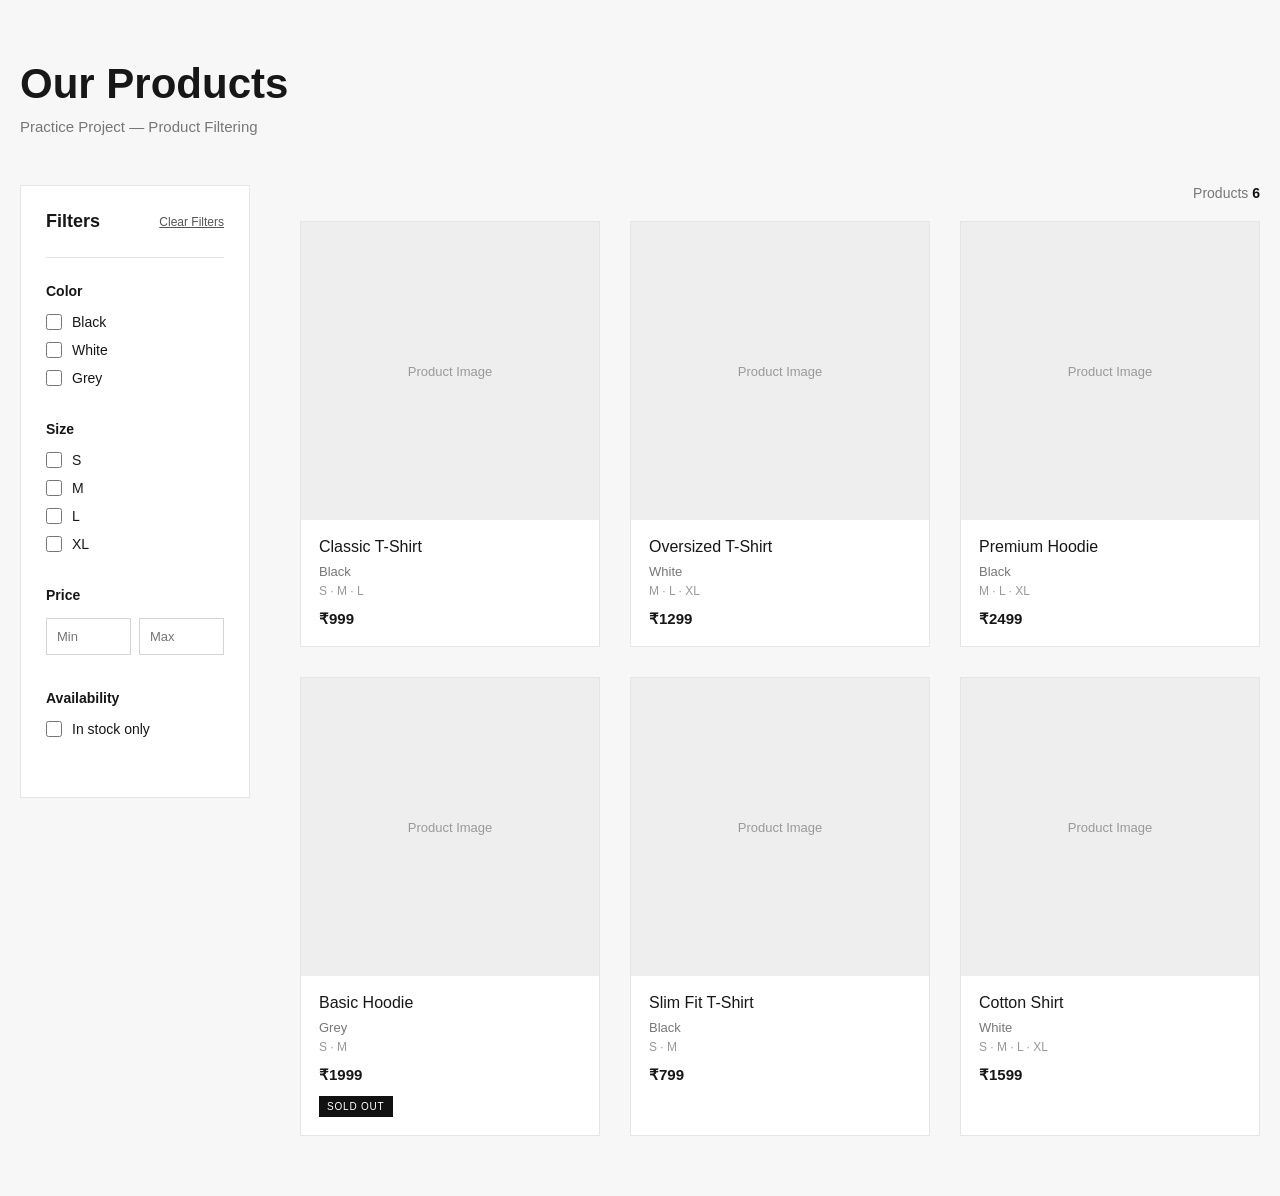
<file: filter-products/index.html>
<!doctype html>
<html lang="en">
  <head>
    <meta charset="UTF-8" />
    <meta name="viewport" content="width=device-width, initial-scale=1.0" />
    <title>Product Filter Practice</title>

    <link rel="stylesheet" href="./style.css" />
  </head>

  <body>
    <main class="collection">
      <!-- =========================
         PAGE HEADER
    ========================== -->

      <header class="collection__header">
        <h1>Our Products</h1>
        <p>Practice Project — Product Filtering</p>
      </header>

      <div class="collection__layout">
        <!-- =========================
           FILTER SIDEBAR
      ========================== -->

        <aside class="filters">
          <div class="filters__header">
            <h2>Filters</h2>

            <button type="button" id="clear-filters">Clear Filters</button>
          </div>

          <!-- COLOR FILTER -->

          <div class="filter-group">
            <h3>Color</h3>

            <label class="filter-option">
              <input type="checkbox" name="color" value="black" />
              <span>Black</span>
            </label>

            <label class="filter-option">
              <input type="checkbox" name="color" value="white" />
              <span>White</span>
            </label>

            <label class="filter-option">
              <input type="checkbox" name="color" value="grey" />
              <span>Grey</span>
            </label>
          </div>

          <!-- SIZE FILTER -->

          <div class="filter-group">
            <h3>Size</h3>

            <label class="filter-option">
              <input type="checkbox" name="size" value="s" />
              <span>S</span>
            </label>

            <label class="filter-option">
              <input type="checkbox" name="size" value="m" />
              <span>M</span>
            </label>

            <label class="filter-option">
              <input type="checkbox" name="size" value="l" />
              <span>L</span>
            </label>

            <label class="filter-option">
              <input type="checkbox" name="size" value="xl" />
              <span>XL</span>
            </label>
          </div>

          <!-- PRICE FILTER -->

          <div class="filter-group">
            <h3>Price</h3>

            <div class="price-inputs">
              <input type="number" id="min-price" placeholder="Min" min="0" />

              <input type="number" id="max-price" placeholder="Max" min="0" />
            </div>
          </div>

          <!-- AVAILABILITY FILTER -->

          <div class="filter-group">
            <h3>Availability</h3>

            <label class="filter-option">
              <input type="checkbox" id="available-only" />
              <span>In stock only</span>
            </label>
          </div>
        </aside>

        <!-- =========================
           PRODUCTS
      ========================== -->

        <section class="products-section">
          <div class="products-header">
            <p>
              Products
              <span id="product-count">6</span>
            </p>
          </div>

          <div class="products-grid" id="products-grid">
            <!-- PRODUCT 1 -->

            <article
              class="product-card"
              data-color="black"
              data-sizes="s,m,l"
              data-price="999"
              data-available="true"
            >
              <div class="product-card__image">
                <span>Product Image</span>
              </div>

              <div class="product-card__content">
                <h2>Classic T-Shirt</h2>

                <p class="product-card__color">Black</p>

                <p class="product-card__sizes">S · M · L</p>

                <p class="product-card__price">₹999</p>
              </div>
            </article>

            <!-- PRODUCT 2 -->

            <article
              class="product-card"
              data-color="white"
              data-sizes="m,l,xl"
              data-price="1299"
              data-available="true"
            >
              <div class="product-card__image">
                <span>Product Image</span>
              </div>

              <div class="product-card__content">
                <h2>Oversized T-Shirt</h2>

                <p class="product-card__color">White</p>

                <p class="product-card__sizes">M · L · XL</p>

                <p class="product-card__price">₹1299</p>
              </div>
            </article>

            <!-- PRODUCT 3 -->

            <article
              class="product-card"
              data-color="black"
              data-sizes="m,l,xl"
              data-price="2499"
              data-available="true"
            >
              <div class="product-card__image">
                <span>Product Image</span>
              </div>

              <div class="product-card__content">
                <h2>Premium Hoodie</h2>

                <p class="product-card__color">Black</p>

                <p class="product-card__sizes">M · L · XL</p>

                <p class="product-card__price">₹2499</p>
              </div>
            </article>

            <!-- PRODUCT 4 -->

            <article
              class="product-card"
              data-color="grey"
              data-sizes="s,m"
              data-price="1999"
              data-available="false"
            >
              <div class="product-card__image">
                <span>Product Image</span>
              </div>

              <div class="product-card__content">
                <h2>Basic Hoodie</h2>

                <p class="product-card__color">Grey</p>

                <p class="product-card__sizes">S · M</p>

                <p class="product-card__price">₹1999</p>

                <span class="product-card__sold-out"> Sold Out </span>
              </div>
            </article>

            <!-- PRODUCT 5 -->

            <article
              class="product-card"
              data-color="black"
              data-sizes="s,m"
              data-price="799"
              data-available="true"
            >
              <div class="product-card__image">
                <span>Product Image</span>
              </div>

              <div class="product-card__content">
                <h2>Slim Fit T-Shirt</h2>

                <p class="product-card__color">Black</p>

                <p class="product-card__sizes">S · M</p>

                <p class="product-card__price">₹799</p>
              </div>
            </article>

            <!-- PRODUCT 6 -->

            <article
              class="product-card"
              data-color="white"
              data-sizes="s,m,l,xl"
              data-price="1599"
              data-available="true"
            >
              <div class="product-card__image">
                <span>Product Image</span>
              </div>

              <div class="product-card__content">
                <h2>Cotton Shirt</h2>

                <p class="product-card__color">White</p>

                <p class="product-card__sizes">S · M · L · XL</p>

                <p class="product-card__price">₹1599</p>
              </div>
            </article>
          </div>

          <!-- NO RESULTS MESSAGE -->

          <div class="no-results" id="no-results" hidden>
            <h2>No products found</h2>
            <p>Try changing or clearing your filters.</p>
          </div>
        </section>
      </div>
    </main>

    <script src="./main.js"></script>
  </body>
</html>
</file>
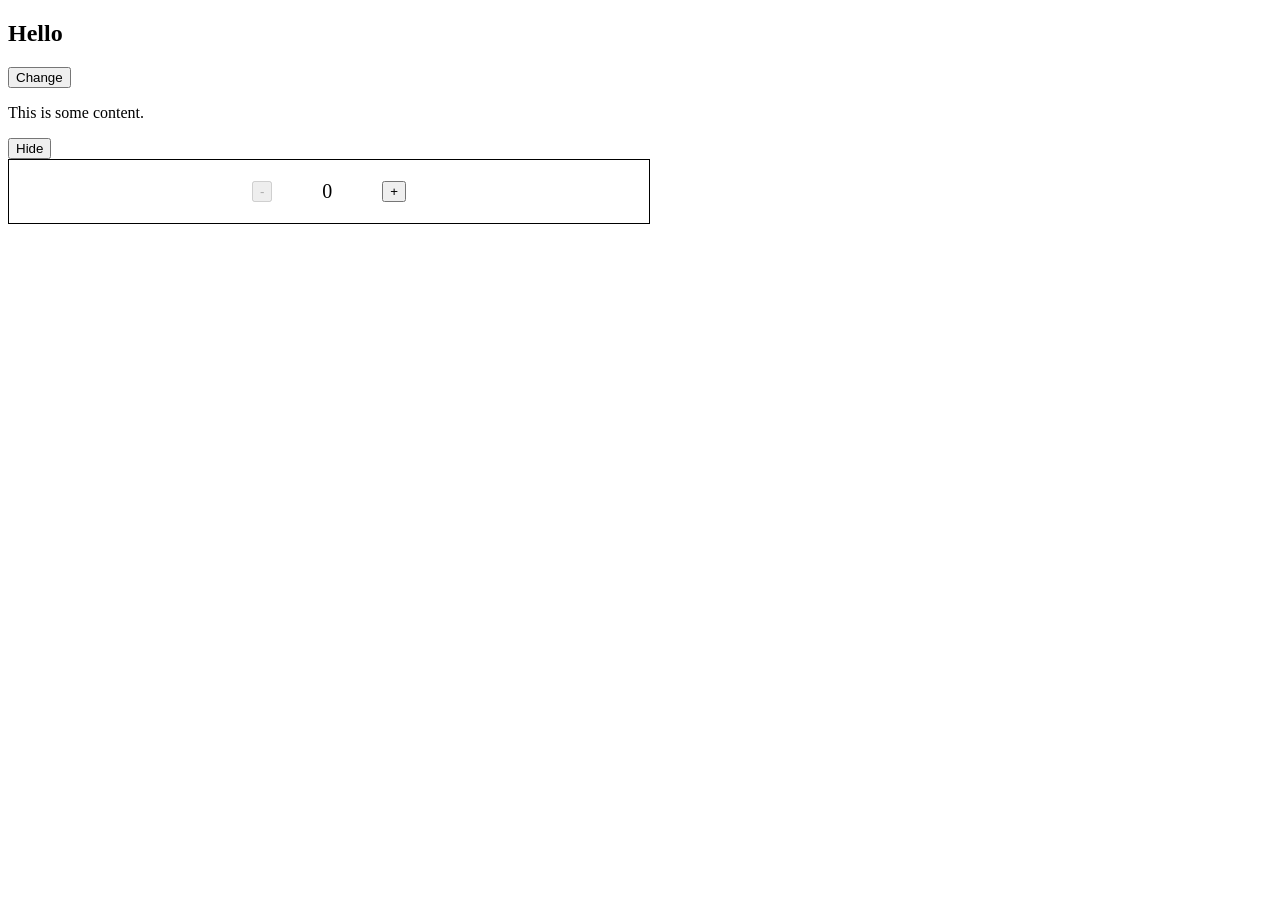
<file: small-tasks/index.html>
<!doctype html>
<html lang="en">
  <head>
    <meta charset="UTF-8" />
    <meta name="viewport" content="width=device-width, initial-scale=1.0" />
    <title>Document</title>
    <style>
      .hide {
        display: none;
      }
      .counter-container {
        border: 1px solid black;
        padding: 20px;
        display: flex;
        justify-content: center;
        align-items: center;
        max-width: 600px;
        gap: 50px;
      }
      .counter-number {
        font-size: 20px;
        color: black;
      }
    </style>
  </head>
  <body>
    <!-- Task 1: Change Text -->
    <h2 class="message">Hello</h2>
    <button class="change-btn">Change</button>
    <p class="content">This is some content.</p>
    <button class="toggle-btn">Hide</button>
    <div class="counter-container">
      <button class="btn minus-btn">-</button>
      <span class="counter-number"></span>
      <button class="btn add-btn">+</button>
    </div>
    <script>
      const changeBtn = document.querySelector(".change-btn");
      const message = document.querySelector(".message");
      changeBtn.addEventListener("click", function () {
        message.textContent = "Welcome to JavaScript!";
      });

      const content = document.querySelector(".content");
      const toggle = document.querySelector(".toggle-btn");
      toggle.addEventListener("click", function () {
        if (content.classList.contains("hide")) {
          content.classList.remove("hide");
          toggle.textContent = "Hide";
        } else {
          content.classList.add("hide");
          toggle.textContent = "Show";
        }
      });
      // Counter-code
      const counterNumber = document.querySelector(".counter-number");
      const minusBtn = document.querySelector(".minus-btn");
      const plusBtn = document.querySelector(".add-btn");
      let count = 0;
      counterNumber.textContent = count;
      minusBtn.disabled = true;
      const maxCount = 10;
      function updateCounter() {
        counterNumber.textContent = count;
        plusBtn.disabled = count >= maxCount;
        minusBtn.disabled = count <= 0;
      }
      plusBtn.addEventListener("click", function () {
        if (count < maxCount) {
          count++;
          updateCounter();
        }
      });
      minusBtn.addEventListener("click", function () {
        if (count > 0) {
          count = count - 1;
          updateCounter();
        }
      });
      updateCounter();
    </script>
  </body>
</html>
</file>
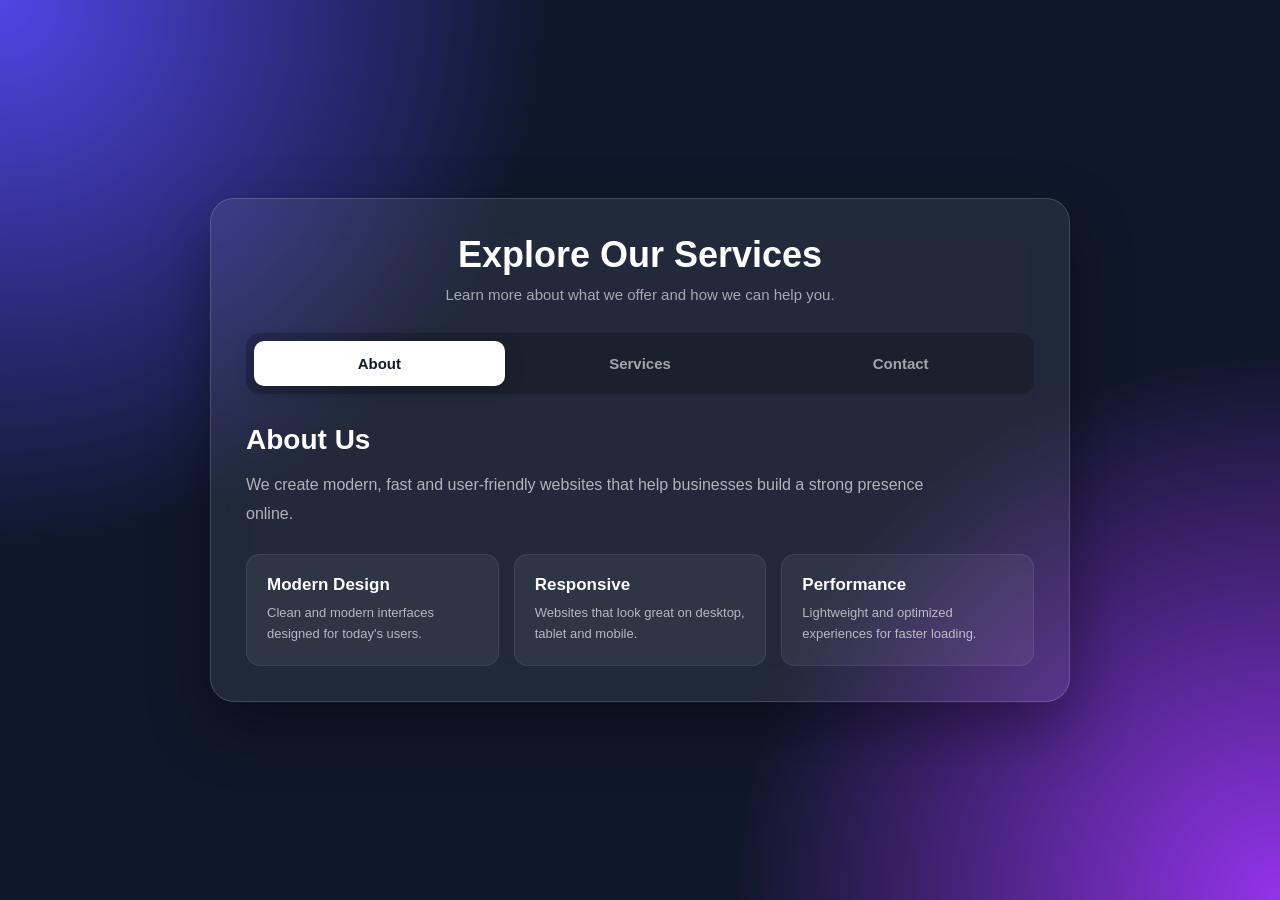
<file: tabs component/index.html>
<!doctype html>
<html lang="en">
  <head>
    <meta charset="UTF-8" />
    <meta name="viewport" content="width=device-width, initial-scale=1.0" />

    <title>Modern Tabs</title>

    <style>
      * {
        margin: 0;
        padding: 0;
        box-sizing: border-box;
      }

      body {
        min-height: 100vh;
        font-family: Arial, Helvetica, sans-serif;
        background:
          radial-gradient(circle at top left, #4f46e5, transparent 35%),
          radial-gradient(circle at bottom right, #9333ea, transparent 35%),
          #0f172a;

        display: flex;
        align-items: center;
        justify-content: center;

        color: #ffffff;
      }

      .container {
        width: 100%;
        max-width: 900px;
        padding: 20px;
      }

      .tabs-wrapper {
        background: rgba(255, 255, 255, 0.08);
        border: 1px solid rgba(255, 255, 255, 0.15);

        border-radius: 24px;

        padding: 35px;

        backdrop-filter: blur(20px);
        -webkit-backdrop-filter: blur(20px);

        box-shadow: 0 25px 60px rgba(0, 0, 0, 0.35);
      }

      /* Heading */

      .tabs-heading {
        text-align: center;
        margin-bottom: 30px;
      }

      .tabs-heading h1 {
        font-size: 36px;
        margin-bottom: 10px;
      }

      .tabs-heading p {
        color: rgba(255, 255, 255, 0.6);
        font-size: 15px;
      }

      /* Tab Buttons */

      .tab-buttons {
        display: flex;
        justify-content: center;
        gap: 10px;

        background: rgba(0, 0, 0, 0.2);

        padding: 8px;

        border-radius: 14px;

        margin-bottom: 30px;
      }

      .tab-btn {
        flex: 1;

        padding: 14px 20px;

        border: none;
        border-radius: 10px;

        background: transparent;

        color: rgba(255, 255, 255, 0.6);

        font-size: 15px;
        font-weight: 600;

        cursor: pointer;

        transition:
          background 0.3s ease,
          color 0.3s ease,
          transform 0.2s ease;
      }

      .tab-btn:hover {
        color: #ffffff;
      }

      .tab-btn.active {
        background: #ffffff;
        color: #111827;

        box-shadow: 0 5px 20px rgba(0, 0, 0, 0.2);
      }

      /* Tab Content */

      .tab-contents {
        min-height: 220px;
      }

      .tab-content {
        display: none;
        animation: fadeIn 0.3s ease;
      }

      .tab-content.active {
        display: block;
      }
      .tab-content h2 {
        font-size: 28px;
        margin-bottom: 15px;
      }
      .tab-content p {
        color: rgba(255, 255, 255, 0.65);
        font-size: 16px;
        line-height: 1.8;
        max-width: 700px;
      }
      /* Cards inside content */

      .content-grid {
        display: grid;

        grid-template-columns: repeat(3, 1fr);

        gap: 15px;

        margin-top: 25px;
      }

      .content-card {
        background: rgba(255, 255, 255, 0.06);

        border: 1px solid rgba(255, 255, 255, 0.08);

        padding: 20px;

        border-radius: 14px;
      }

      .content-card h3 {
        font-size: 17px;
        margin-bottom: 8px;
      }

      .content-card p {
        font-size: 13px;
        line-height: 1.6;
      }

      /* Animation */

      @keyframes fadeIn {
        from {
          opacity: 0;
          transform: translateY(8px);
        }

        to {
          opacity: 1;
          transform: translateY(0);
        }
      }

      /* Responsive */

      @media (max-width: 700px) {
        .tabs-wrapper {
          padding: 25px;
        }

        .tabs-heading h1 {
          font-size: 28px;
        }

        .tab-buttons {
          flex-direction: column;
        }

        .content-grid {
          grid-template-columns: 1fr;
        }
      }
    </style>
  </head>

  <body>
    <div class="container">
      <div class="tabs-wrapper">
        <div class="tabs-heading">
          <h1>Explore Our Services</h1>

          <p>Learn more about what we offer and how we can help you.</p>
        </div>

        <div class="tab-buttons">
          <button class="tab-btn active" data-tab="about">About</button>

          <button class="tab-btn" data-tab="services">Services</button>

          <button class="tab-btn" data-tab="contact">Contact</button>
        </div>

        <div class="tab-contents">
          <!-- About -->

          <div class="tab-content active" id="about">
            <h2>About Us</h2>

            <p>
              We create modern, fast and user-friendly websites that help
              businesses build a strong presence online.
            </p>

            <div class="content-grid">
              <div class="content-card">
                <h3>Modern Design</h3>

                <p>Clean and modern interfaces designed for today's users.</p>
              </div>

              <div class="content-card">
                <h3>Responsive</h3>

                <p>Websites that look great on desktop, tablet and mobile.</p>
              </div>

              <div class="content-card">
                <h3>Performance</h3>

                <p>Lightweight and optimized experiences for faster loading.</p>
              </div>
            </div>
          </div>

          <!-- Services -->

          <div class="tab-content" id="services">
            <h2>Our Services</h2>

            <p>
              We provide a range of frontend development services for modern
              websites.
            </p>

            <div class="content-grid">
              <div class="content-card">
                <h3>Web Development</h3>

                <p>HTML, CSS and JavaScript based websites.</p>
              </div>

              <div class="content-card">
                <h3>WordPress</h3>

                <p>Custom WordPress websites and Elementor/Divi development.</p>
              </div>

              <div class="content-card">
                <h3>UI Development</h3>

                <p>Interactive and responsive user interfaces.</p>
              </div>
            </div>
          </div>

          <!-- Contact -->

          <div class="tab-content" id="contact">
            <h2>Get In Touch</h2>

            <p>
              Have a project in mind? We'd love to hear from you and discuss how
              we can help.
            </p>

            <div class="content-grid">
              <div class="content-card">
                <h3>Email</h3>

                <p>hello@example.com</p>
              </div>

              <div class="content-card">
                <h3>Phone</h3>

                <p>+91 98765 43210</p>
              </div>

              <div class="content-card">
                <h3>Location</h3>

                <p>India</p>
              </div>
            </div>
          </div>
        </div>
      </div>
    </div>

    <script>
      const tabBtns = document.querySelectorAll(".tab-btn");
      const tabContents = document.querySelectorAll(".tab-content");
      tabBtns.forEach((tabBtn) => {
        tabBtn.addEventListener("click", () => {
          tabBtns.forEach((btn) => {
            btn.classList.remove("active");
          });
          tabBtn.classList.add("active");
          const tabName = tabBtn.dataset.tab;
          tabContents.forEach((content) => {
            content.classList.remove("active");
          });
          const activeContent = document.getElementById(tabName);
          activeContent.classList.add("active");
        });
      });
    </script>
  </body>
</html>
</file>
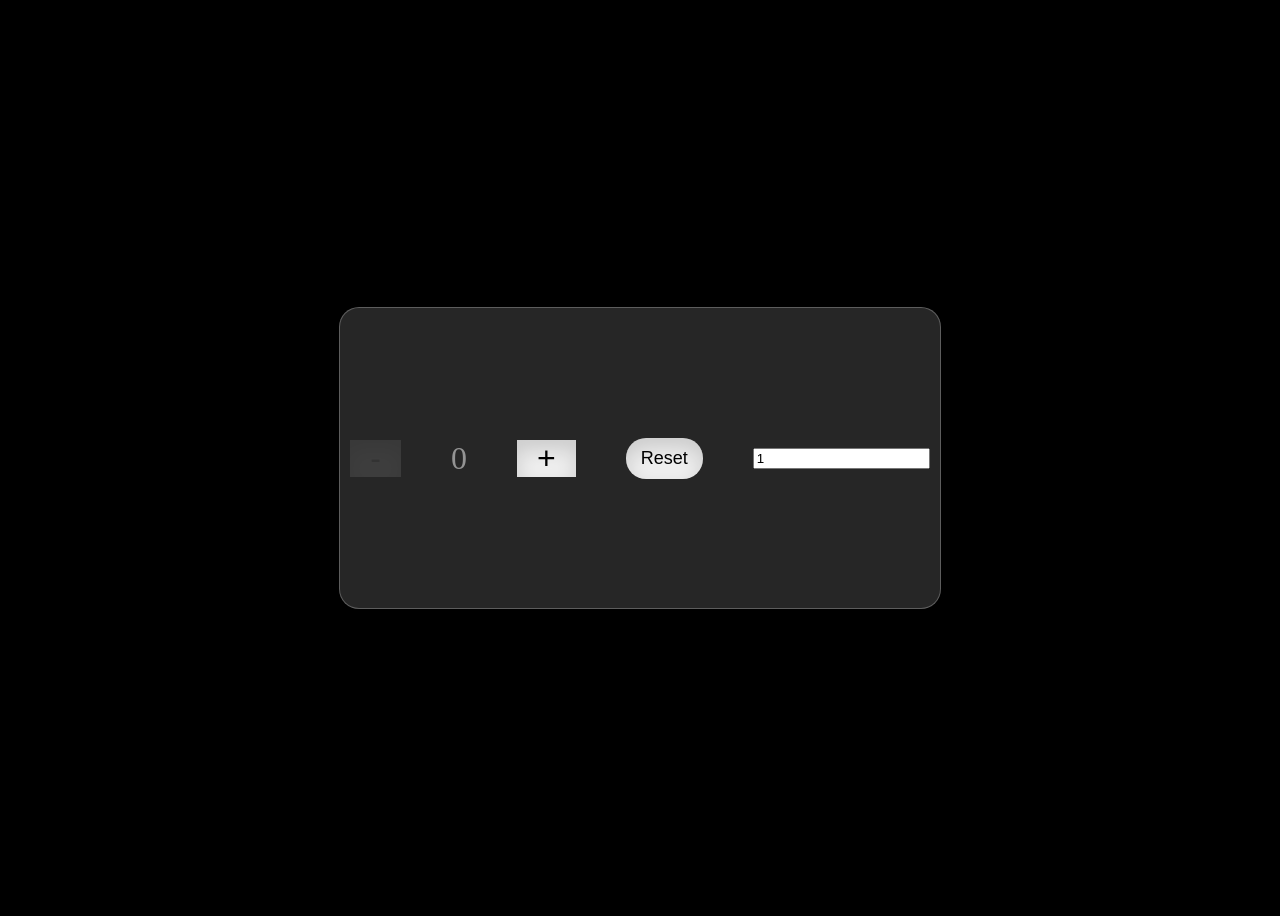
<file: counter/counter.html>
<!DOCTYPE html>
<html lang="en">
<head>
    <meta charset="UTF-8">
    <meta name="viewport" content="width=device-width, initial-scale=1.0">
    <title>Counter</title>
    <style>
        body{
            background:rgba(0,0,0);
        }
        .container{
            max-width: 1140px;
            margin:0 auto;
        }
        .counter-wrapper{
            display:flex;
            justify-content: center;
            align-items:center;
            height:100vh;
        }
        .counter-body{
             /* border:1px solid #dddddd; */
            border-radius: 20px;
            height:300px;
            width:600px;
            display:flex;
            justify-content: center;
            align-items:center;
            gap:50px;
            background: rgba(255, 255, 255, 0.15);
            backdrop-filter: blur(10px);
            -webkit-backdrop-filter: blur(10px);
            border: 1px solid rgba(255, 255, 255, 0.25);
            box-shadow: 0 8px 32px rgba(0, 0, 0, 0.15);

        }
        .counter-btn{
            font-size:32px;
            padding:0 20px;
            border:none;
            box-shadow: inset 0 10px 20px rgba(0, 0, 0, 0.15);
            cursor:pointer;
        }
        .number{
            font-size:32px;
            color:rgba(255,255,255, 0.5)
        }
        .btn{
            cursor:pointer;
            font-size:18px;
            border:none;
            box-shadow: inset 0 10px 20px rgba(0, 0, 0, 0.15);
            padding:10px 15px;
            border-radius:20px;
        }
        .counter-btn:disabled {
            opacity: 0.4;
             cursor: not-allowed;
}
    </style>
</head>
<body>
    <div class="container">
        <div class="counter-wrapper">
            <div class="counter-body">
                <button class="counter-btn minus-btn">-</button>
                <span class="number"></span>
                <button class="counter-btn add-btn">+</button>
                <button class="btn" id="reset">Reset</button>
                <input type="number" class="step-input" value="1" min="1">
            </div>
            
        </div>
    </div>
    <script>
        const addBtn=document.querySelector('.add-btn');
        const minusBtn=document.querySelector('.minus-btn');
        const number=document.querySelector('.number');
        const resetBtn=document.getElementById('reset');
        const stepInput=document.querySelector('.step-input');
        
        let count=0;
        let maxCount=10;
        number.textContent=0;
        minusBtn.disabled=true;

        function updateCounter(){
            number.textContent=count;
            minusBtn.disabled=count===0;
            addBtn.disabled=count===maxCount;
        }
        updateCounter();
        addBtn.addEventListener('click',()=>{
            const stepSize=Number(stepInput.value);
            if(count<maxCount){
                count=Math.min(count+stepSize,maxCount );
                updateCounter();
            }
           
        })
        minusBtn.addEventListener('click',()=>{ 
            const stepSize=Number(stepInput.value);
            if(count>0){
                count=Math.max(count-stepSize,0);
                updateCounter();
            }
        })
        resetBtn.addEventListener('click', ()=>{
            count=0;
            updateCounter();
        })
    </script>
    </body>
</html>
</file>
<file: filter-products/style.css>
/* =========================================
   RESET
========================================= */

* {
  box-sizing: border-box;
  margin: 0;
  padding: 0;
}

body {
  font-family: Arial, Helvetica, sans-serif;
  background: #f7f7f7;
  color: #171717;
}

/* =========================================
   COLLECTION
========================================= */

.collection {
  width: min(1400px, calc(100% - 40px));
  margin: 0 auto;
  padding: 60px 0;
}

/* =========================================
   HEADER
========================================= */

.collection__header {
  margin-bottom: 50px;
}

.collection__header h1 {
  font-size: 42px;
  font-weight: 600;
  margin-bottom: 10px;
}

.collection__header p {
  color: #777;
  font-size: 15px;
}

/* =========================================
   LAYOUT
========================================= */

.collection__layout {
  display: grid;
  grid-template-columns: 230px 1fr;
  gap: 50px;
  align-items: start;
}

/* =========================================
   FILTER SIDEBAR
========================================= */

.filters {
  position: sticky;
  top: 30px;

  background: #fff;
  padding: 25px;

  border: 1px solid #e5e5e5;
}

.filters__header {
  display: flex;
  align-items: center;
  justify-content: space-between;

  padding-bottom: 25px;
  border-bottom: 1px solid #e5e5e5;

  margin-bottom: 25px;
}

.filters__header h2 {
  font-size: 18px;
  font-weight: 600;
}

#clear-filters {
  border: 0;
  background: transparent;

  font-size: 12px;
  text-decoration: underline;

  cursor: pointer;
  color: #555;
}

#clear-filters:hover {
  color: #000;
}

/* =========================================
   FILTER GROUP
========================================= */

.filter-group {
  margin-bottom: 35px;
}

.filter-group h3 {
  font-size: 14px;
  font-weight: 600;

  margin-bottom: 15px;
}

/* =========================================
   CHECKBOX OPTIONS
========================================= */

.filter-option {
  display: flex;
  align-items: center;

  gap: 10px;

  margin-bottom: 12px;

  font-size: 14px;

  cursor: pointer;
}

.filter-option input {
  width: 16px;
  height: 16px;

  cursor: pointer;
}

/* =========================================
   PRICE INPUTS
========================================= */

.price-inputs {
  display: grid;
  grid-template-columns: 1fr 1fr;
  gap: 8px;
}

.price-inputs input {
  width: 100%;

  padding: 10px;

  border: 1px solid #d5d5d5;

  outline: none;

  font-size: 13px;
}

.price-inputs input:focus {
  border-color: #111;
}

/* =========================================
   PRODUCTS SECTION
========================================= */

.products-section {
  min-width: 0;
}

.products-header {
  display: flex;
  justify-content: flex-end;

  margin-bottom: 20px;
}

.products-header p {
  color: #777;
  font-size: 14px;
}

#product-count {
  color: #111;
  font-weight: 600;
}

/* =========================================
   PRODUCT GRID
========================================= */

.products-grid {
  display: grid;

  grid-template-columns: repeat(3, minmax(0, 1fr));

  gap: 30px;
}

/* =========================================
   PRODUCT CARD
========================================= */

.product-card {
  background: #fff;

  border: 1px solid #e5e5e5;

  transition:
    transform 0.2s ease,
    box-shadow 0.2s ease;
}

.product-card:hover {
  transform: translateY(-3px);

  box-shadow: 0 10px 30px rgba(0, 0, 0, 0.06);
}

/* =========================================
   PRODUCT IMAGE
========================================= */

.product-card__image {
  aspect-ratio: 1 / 1;

  display: flex;
  align-items: center;
  justify-content: center;

  background: #eeeeee;

  color: #999;

  font-size: 13px;
}

/* =========================================
   PRODUCT CONTENT
========================================= */

.product-card__content {
  padding: 18px;
}

.product-card__content h2 {
  font-size: 16px;
  font-weight: 500;

  margin-bottom: 8px;
}

.product-card__color {
  color: #777;

  font-size: 13px;

  margin-bottom: 5px;
}

.product-card__sizes {
  color: #999;

  font-size: 12px;

  margin-bottom: 12px;
}

.product-card__price {
  font-size: 15px;

  font-weight: 600;
}

/* =========================================
   SOLD OUT
========================================= */

.product-card__sold-out {
  display: inline-block;

  margin-top: 12px;

  padding: 5px 8px;

  background: #111;
  color: #fff;

  font-size: 10px;

  text-transform: uppercase;

  letter-spacing: 0.08em;
}

/* =========================================
   NO RESULTS
========================================= */

.no-results {
  padding: 80px 20px;

  text-align: center;

  background: #fff;

  border: 1px solid #e5e5e5;
}

.no-results h2 {
  font-size: 20px;

  margin-bottom: 8px;
}

.no-results p {
  color: #777;

  font-size: 14px;
}

/* =========================================
   RESPONSIVE — TABLET
========================================= */

@media screen and (max-width: 1000px) {
  .collection__layout {
    grid-template-columns: 200px 1fr;
    gap: 25px;
  }

  .products-grid {
    grid-template-columns: repeat(2, minmax(0, 1fr));
  }
}

/* =========================================
   RESPONSIVE — MOBILE
========================================= */

@media screen and (max-width: 700px) {
  .collection {
    width: min(100% - 30px, 600px);

    padding: 35px 0;
  }

  .collection__header {
    margin-bottom: 30px;
  }

  .collection__header h1 {
    font-size: 30px;
  }

  .collection__layout {
    grid-template-columns: 1fr;

    gap: 30px;
  }

  .filters {
    position: static;
  }

  .products-grid {
    grid-template-columns: repeat(2, minmax(0, 1fr));

    gap: 15px;
  }

  .product-card__content {
    padding: 14px;
  }
}

/* =========================================
   SMALL MOBILE
========================================= */

@media screen and (max-width: 450px) {
  .products-grid {
    grid-template-columns: 1fr;
  }
}
</file>
